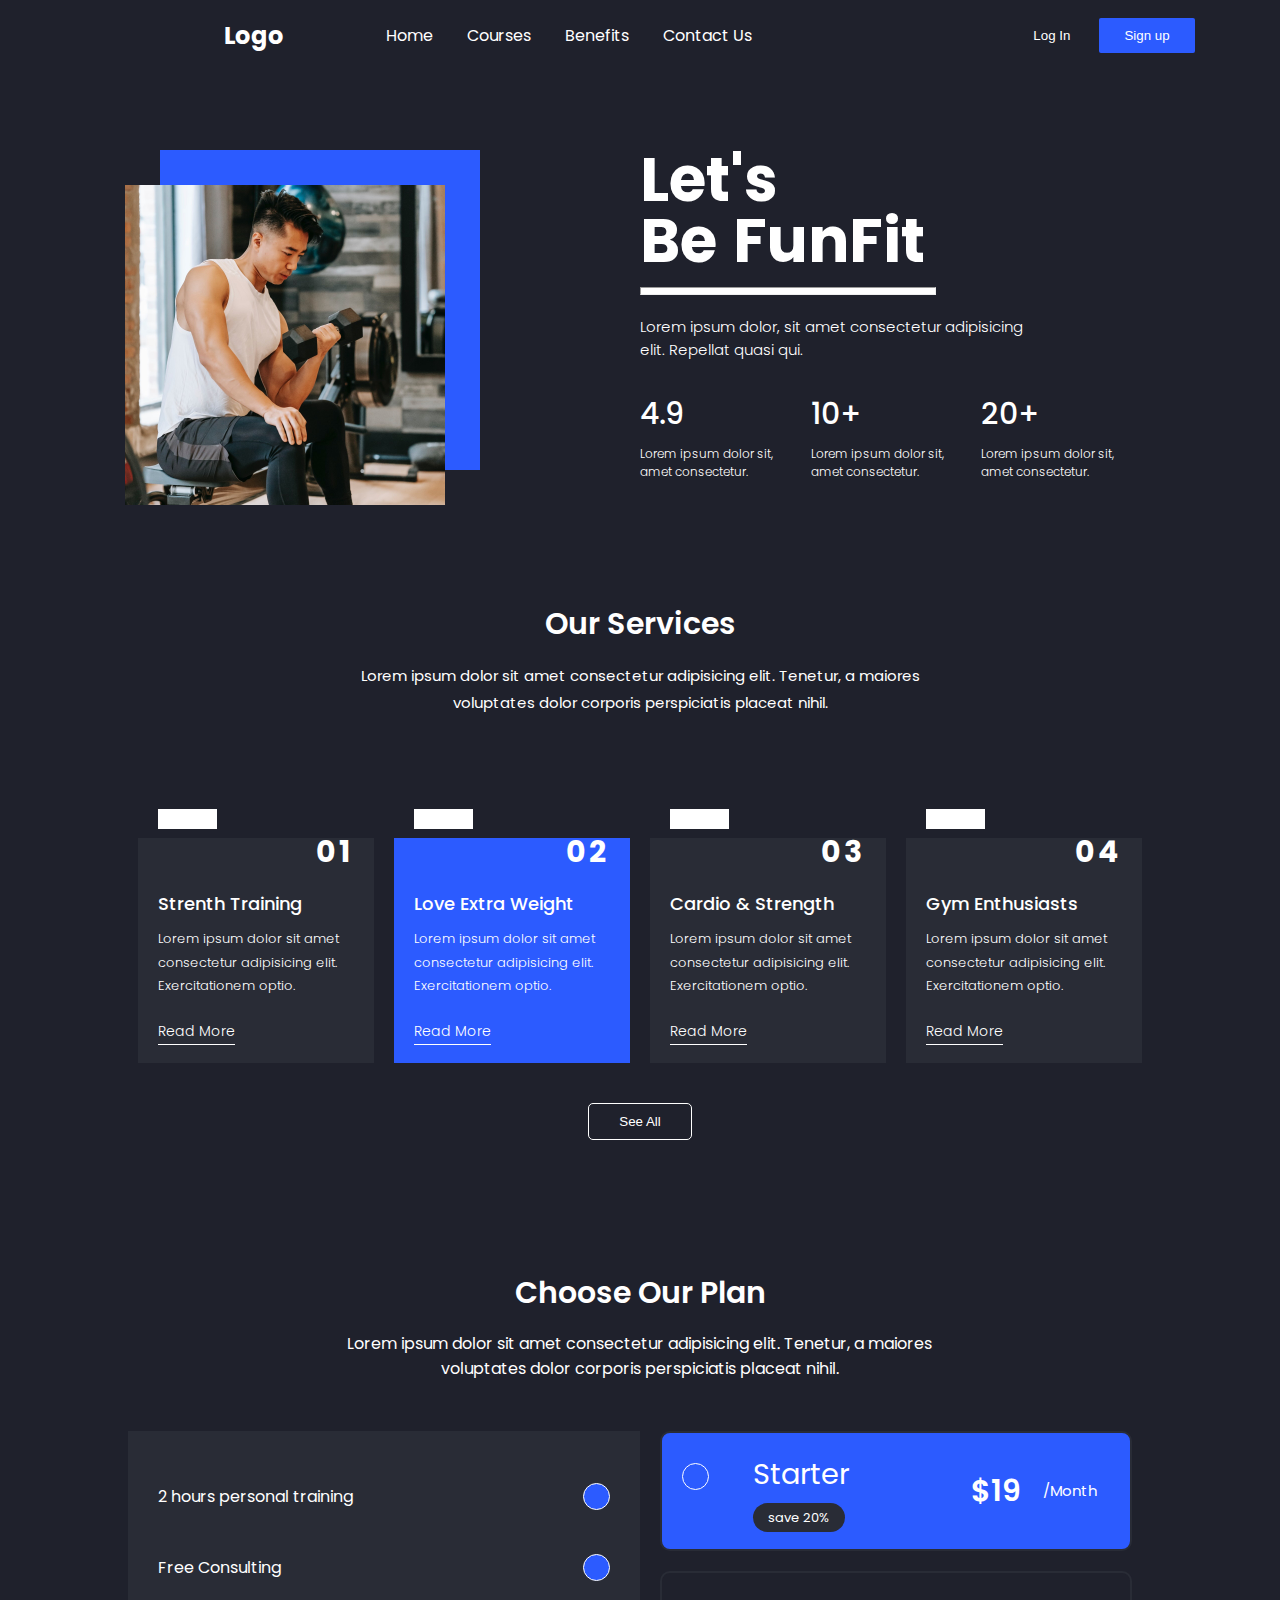
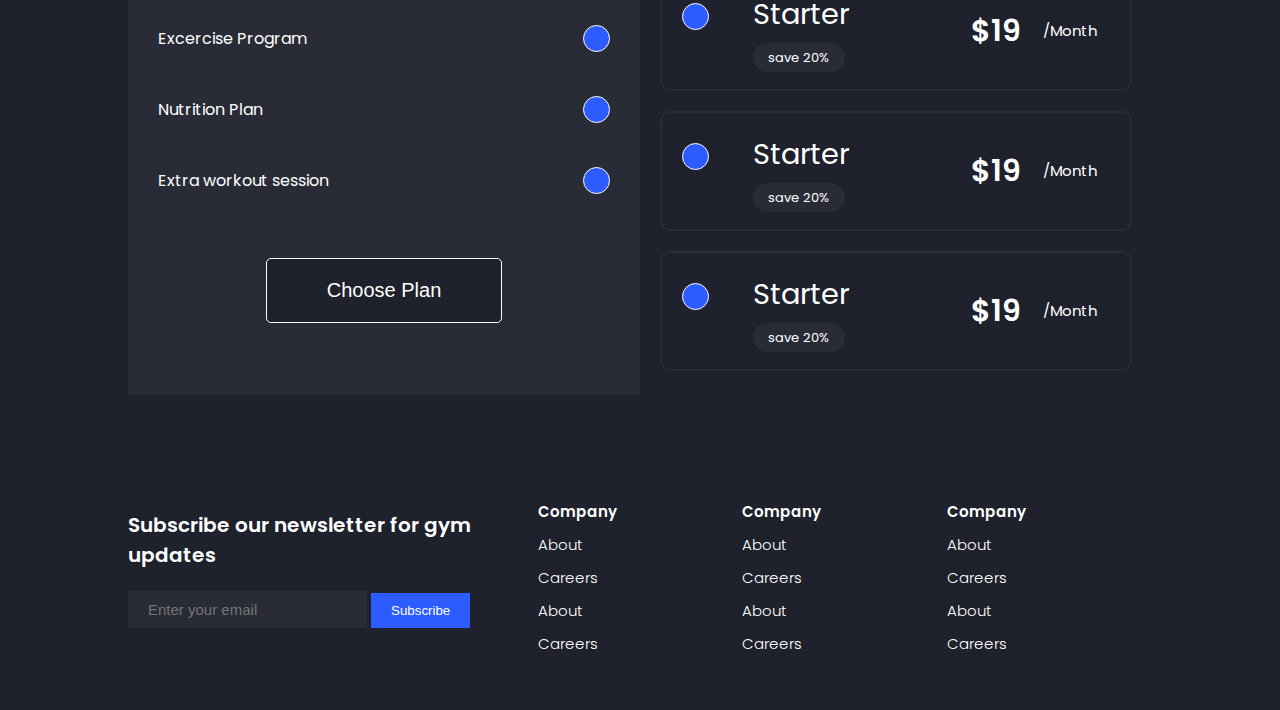
<file: index.html>
<!DOCTYPE html>
<html lang="en">
<head>
    <meta charset="UTF-8">
    <meta http-equiv="X-UA-Compatible" content="IE=edge">
    <meta name="viewport" content="width=device-width, initial-scale=1.0">
    <link rel="stylesheet" href="./css/style.css">
    <link rel="stylesheet" href="./css/utils.css">
    <link rel="stylesheet" href="https://pro.fontawesome.com/releases/v5.10.0/css/all.css" integrity="sha384-AYmEC3Yw5cVb3ZcuHtOA93w35dYTsvhLPVnYs9eStHfGJvOvKxVfELGroGkvsg+p" crossorigin="anonymous"/>

    <title>Document</title>
</head>
<body>
    <div class="nav">
        <div class="left-nav">
            <h2>Logo</h2>
            <div class="menu">
                <ul>
                    <li><a href="./index.html">Home</a></li>
                    <li><a href="./courses.html">Courses</a></li>
                    <li><a href="#">Benefits</a></li>
                    <li><a href="./contact.html">Contact Us</a></li>
                </ul>
            </div>
        </div>
        <div class="right-nav">
            <ul>
                <li><button class="btn btn-l">Log In</button></li>
                <li><button class="btn btn-s">Sign up</button></li>
            </ul>
        </div>
    </div>

    <div class="first-section font-1">
        <div class="l-f">
            <div class="bg-box">
                <img src="./img/1.jpeg" alt="" srcset="">
            </div>
        </div>
        <div class="l-r">
            <h1>Let's <br> Be FunFit</h1>
            <hr>
            <p>Lorem ipsum dolor, sit amet consectetur adipisicing elit. Repellat quasi qui.</p>
            <ul>
                <li>
                    <h3>4.9</h3>
                    <p>Lorem ipsum dolor sit, amet consectetur.</p>
                </li>
                <li>
                    <h3>10+</h3>
                    <p>Lorem ipsum dolor sit, amet consectetur.</p>
                </li>
                <li>
                    <h3>20+</h3>
                    <p>Lorem ipsum dolor sit, amet consectetur.</p>
                </li>
            </ul>
        </div>
    </div>

    <div class="second-section font-1">
        <div class="services">
            <h2>Our Services</h2>
            <p>Lorem ipsum dolor sit amet consectetur adipisicing elit. Tenetur, a maiores voluptates dolor corporis perspiciatis placeat nihil.</p>
        </div>
        <div class="four-col">
            <ul>
                <li>
                    <div class="sm-box"><i class="fas fa-fist-raised"></i></div>
                    <h2>01</h2>
                    <h4>Strenth Training</h4>
                    <p>Lorem ipsum dolor sit amet consectetur adipisicing elit. Exercitationem optio.</p>
                    <a href="#">Read More</a>
                </li>
                <li>
                    <div class="sm-box"><i class="fas fa-weight-hanging"></i></div>
                    <h2>02</h2>
                    <h4>Love Extra Weight</h4>
                    <p>Lorem ipsum dolor sit amet consectetur adipisicing elit. Exercitationem optio.</p>
                    <a href="#">Read More</a>
                </li>
                <li>
                    <div class="sm-box"><i class="fas fa-running"></i></div>
                    <h2>03</h2>
                    <h4>Cardio & Strength</h4>
                    <p>Lorem ipsum dolor sit amet consectetur adipisicing elit. Exercitationem optio.</p>
                    <a href="#">Read More</a>
                </li>
                <li>
                    <div class="sm-box"><i class="fas fa-dumbbell"></i></div>
                    <h2>04</h2>
                    <h4>Gym Enthusiasts</h4>
                    <p>Lorem ipsum dolor sit amet consectetur adipisicing elit. Exercitationem optio.</p>
                    <a href="#">Read More</a>
                </li>
            </ul>
            <div>
                <button class="btn-a">See All</button>
            </div>
        </div>
    </div>

    <div class="third-section font-1">
        <div class="plans">
            <h2>Choose Our Plan</h2>
            <p>Lorem ipsum dolor sit amet consectetur adipisicing elit. Tenetur, a maiores voluptates dolor corporis perspiciatis placeat nihil.</p>
        </div>
        <div class="two-col">
            <div class="list-one">
                <ul>
                    <li>  
                        <span class="label">2 hours personal training</span>
                        <label class="custom-checkbox" tab-index="0" aria-label="Checkbox Label">
                            <input type="checkbox" checked>
                            <span class="checkmark"></span>
                        </label>
                    </li>
                    <li>
                        <span class="label">Free Consulting</span>
                        <label class="custom-checkbox" tab-index="0" aria-label="Checkbox Label">
                            <input type="checkbox" checked>
                            <span class="checkmark"></span>
                        </label>
                    </li>
                    <li>
                        <span class="label">Excercise Program</span>
                        <label class="custom-checkbox" tab-index="0" aria-label="Checkbox Label">
                            <input type="checkbox" checked>
                            <span class="checkmark"></span>
                        </label>
                    </li>
                    <li>
                        <span class="label">Nutrition Plan</span>
                        <label class="custom-checkbox" tab-index="0" aria-label="Checkbox Label">
                            <input type="checkbox">
                            <span class="checkmark"></span>
                        </label>
                    </li>
                    <li>
                        <span class="label">Extra workout session</span>
                        <label class="custom-checkbox" tab-index="0" aria-label="Checkbox Label">
                            <input type="checkbox">
                            <span class="checkmark"></span>
                        </label>
                    </li>
                    <li>
                        <button class="btn-cho">Choose Plan</button>
                    </li>
                </ul>
            </div>
            <div class="list-two">
                <ul>
                    <li>
                        <div>
                            <label class="custom-checkbox" tab-index="0" aria-label="Checkbox Label">
                                <input type="checkbox" checked>
                                <span class="checkmark"></span>
                            </label>
                        </div>
                        <div>
                            <h2>Starter</h2>
                            <span class="save">save 20%</span>
                        </div>
                        <div class="dollar">
                            <h1>$19</h1>
                            <p>/Month</p>
                        </div>
                    </li>
                    <li>
                        <div>
                            <label class="custom-checkbox" tab-index="0" aria-label="Checkbox Label">
                                <input type="checkbox" >
                                <span class="checkmark"></span>
                            </label>
                        </div>
                        <div>
                            <h2>Starter</h2>
                            <span class="save">save 20%</span>
                        </div>
                        <div class="dollar">
                            <h1>$19</h1>
                            <p>/Month</p>
                        </div>
                    </li>
                    <li>
                        <div>
                            <label class="custom-checkbox" tab-index="0" aria-label="Checkbox Label">
                                <input type="checkbox" >
                                <span class="checkmark"></span>
                            </label>
                        </div>
                        <div>
                            <h2>Starter</h2>
                            <span class="save">save 20%</span>
                        </div>
                        <div class="dollar">
                            <h1>$19</h1>
                            <p>/Month</p>
                        </div>
                    </li>
                    <li>
                        <div>
                            <label class="custom-checkbox" tab-index="0" aria-label="Checkbox Label">
                                <input type="checkbox" >
                                <span class="checkmark"></span>
                            </label>
                        </div>
                        <div>
                            <h2>Starter</h2>
                            <span class="save">save 20%</span>
                        </div>
                        <div class="dollar">
                            <h1>$19</h1>
                            <p>/Month</p>
                        </div>
                    </li>
                </ul>
            </div>
        </div>
    </div>

    <div class="footer font-1">
        <div class="news">
            <label for="">Subscribe our newsletter for gym updates</label>
            <div>
                <input type="email" name="" id="" placeholder="Enter your email">
                <button>Subscribe</button>
            </div>
        </div>
        <div>
            <ul>
                <li>Company</li>
                <li>About</li>
                <li>Careers</li>
                <li>About</li>
                <li>Careers</li>
            </ul>
        </div>
        <div>
            <ul>
                <li>Company</li>
                <li>About</li>
                <li>Careers</li>
                <li>About</li>
                <li>Careers</li>
            </ul>
        </div>
        <div>
            <ul>
                <li>Company</li>
                <li>About</li>
                <li>Careers</li>
                <li>About</li>
                <li>Careers</li>
            </ul>
        </div>
    </div>
</body>
</html>
</file>
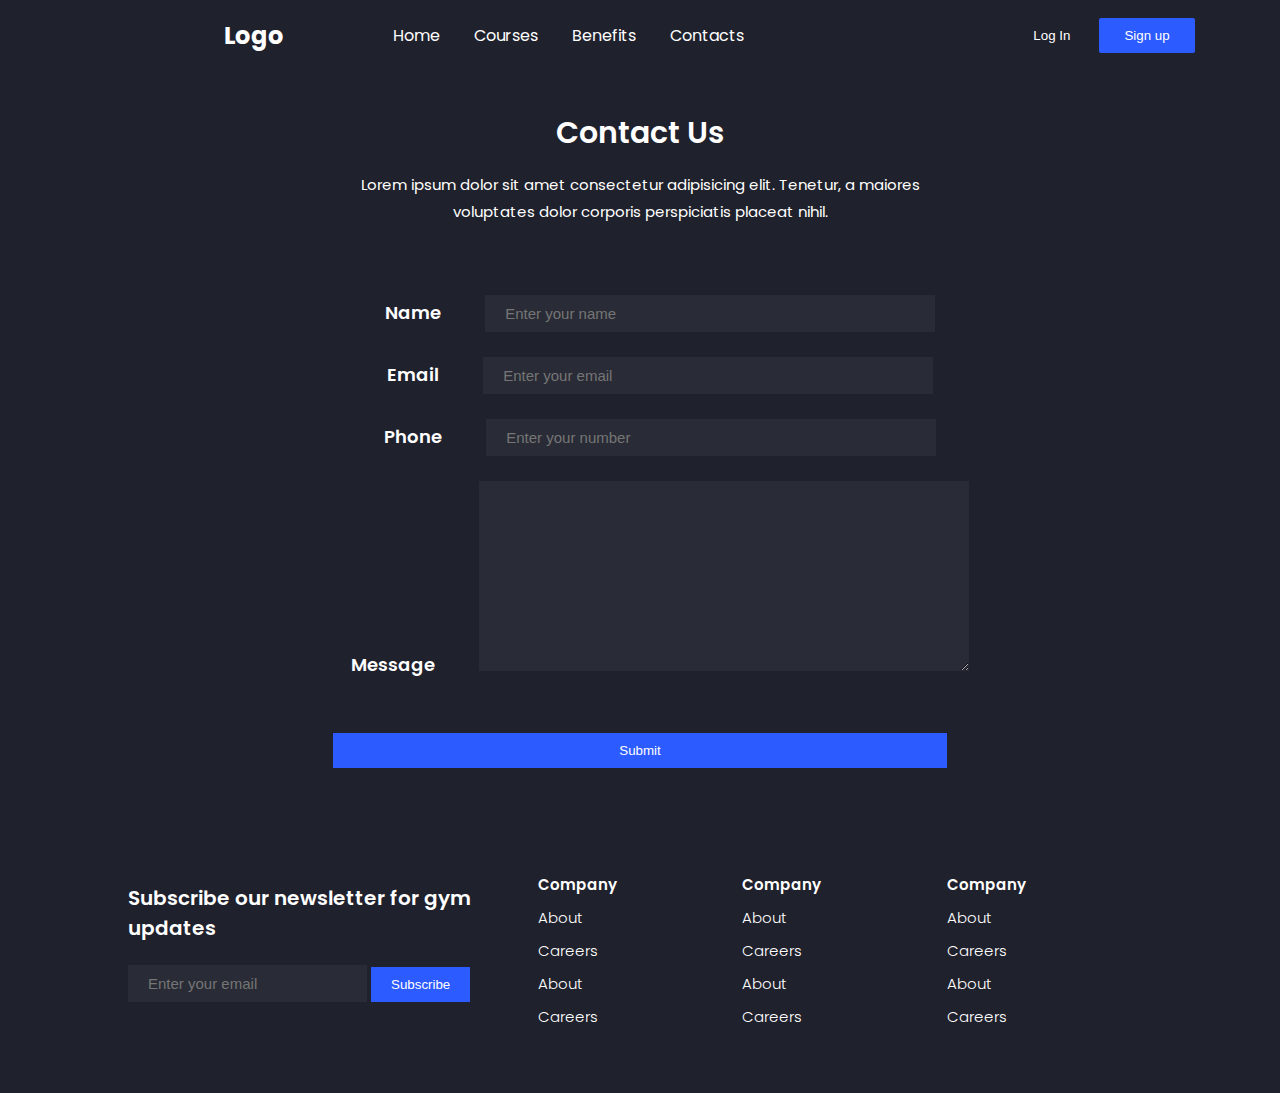
<file: contact.html>
<!DOCTYPE html>
<html lang="en">
<head>
    <meta charset="UTF-8">
    <meta http-equiv="X-UA-Compatible" content="IE=edge">
    <meta name="viewport" content="width=device-width, initial-scale=1.0">
    <link rel="stylesheet" href="./css/style.css">
    <link rel="stylesheet" href="./css/utils.css">
    <link rel="stylesheet" href="https://pro.fontawesome.com/releases/v5.10.0/css/all.css" integrity="sha384-AYmEC3Yw5cVb3ZcuHtOA93w35dYTsvhLPVnYs9eStHfGJvOvKxVfELGroGkvsg+p" crossorigin="anonymous"/>

    <title>Document</title>
</head>
<body>
    <div class="nav">
        <div class="left-nav">
            <h2>Logo</h2>
            <div class="menu">
                <ul>
                    <li><a href="./index.html">Home</a></li>
                    <li><a href="./courses.html">Courses</a></li>
                    <li><a href="#">Benefits</a></li>
                    <li><a href="./contact.html">Contacts</a></li>
                </ul>
            </div>
        </div>
        <div class="right-nav">
            <ul>
                <li><button class="btn btn-l">Log In</button></li>
                <li><button class="btn btn-s">Sign up</button></li>
            </ul>
        </div>
    </div>


    <div class="second-section font-1">
        <div class="services" style="margin-bottom: 50px;">
            <h2>Contact Us</h2>
            <p>Lorem ipsum dolor sit amet consectetur adipisicing elit. Tenetur, a maiores voluptates dolor corporis perspiciatis placeat nihil.</p>
        </div>
        <div class="form">
            <div>
                <label for="">Name</label>
                <input type="email" name="" id="" placeholder="Enter your name">
            </div>
            <div>
                <label for="">Email</label>
                <input type="email" name="" id="" placeholder="Enter your email">
            </div>
            <div>
                <label for="">Phone</label>
                <input type="email" name="" id="" placeholder="Enter your number">
            </div>
            <div>
                <label for="">Message</label>
                <textarea name="" id="" cols="30" rows="10"></textarea>
            </div>
            <button>Submit</button>
        </div>
        
    </div>


    <div class="footer font-1">
        <div class="news">
            <label for="">Subscribe our newsletter for gym updates</label>
            <div>
                <input type="email" name="" id="" placeholder="Enter your email">
                <button>Subscribe</button>
            </div>
        </div>
        <div>
            <ul>
                <li>Company</li>
                <li>About</li>
                <li>Careers</li>
                <li>About</li>
                <li>Careers</li>
            </ul>
        </div>
        <div>
            <ul>
                <li>Company</li>
                <li>About</li>
                <li>Careers</li>
                <li>About</li>
                <li>Careers</li>
            </ul>
        </div>
        <div>
            <ul>
                <li>Company</li>
                <li>About</li>
                <li>Careers</li>
                <li>About</li>
                <li>Careers</li>
            </ul>
        </div>
    </div>
</body>
</html>
</file>
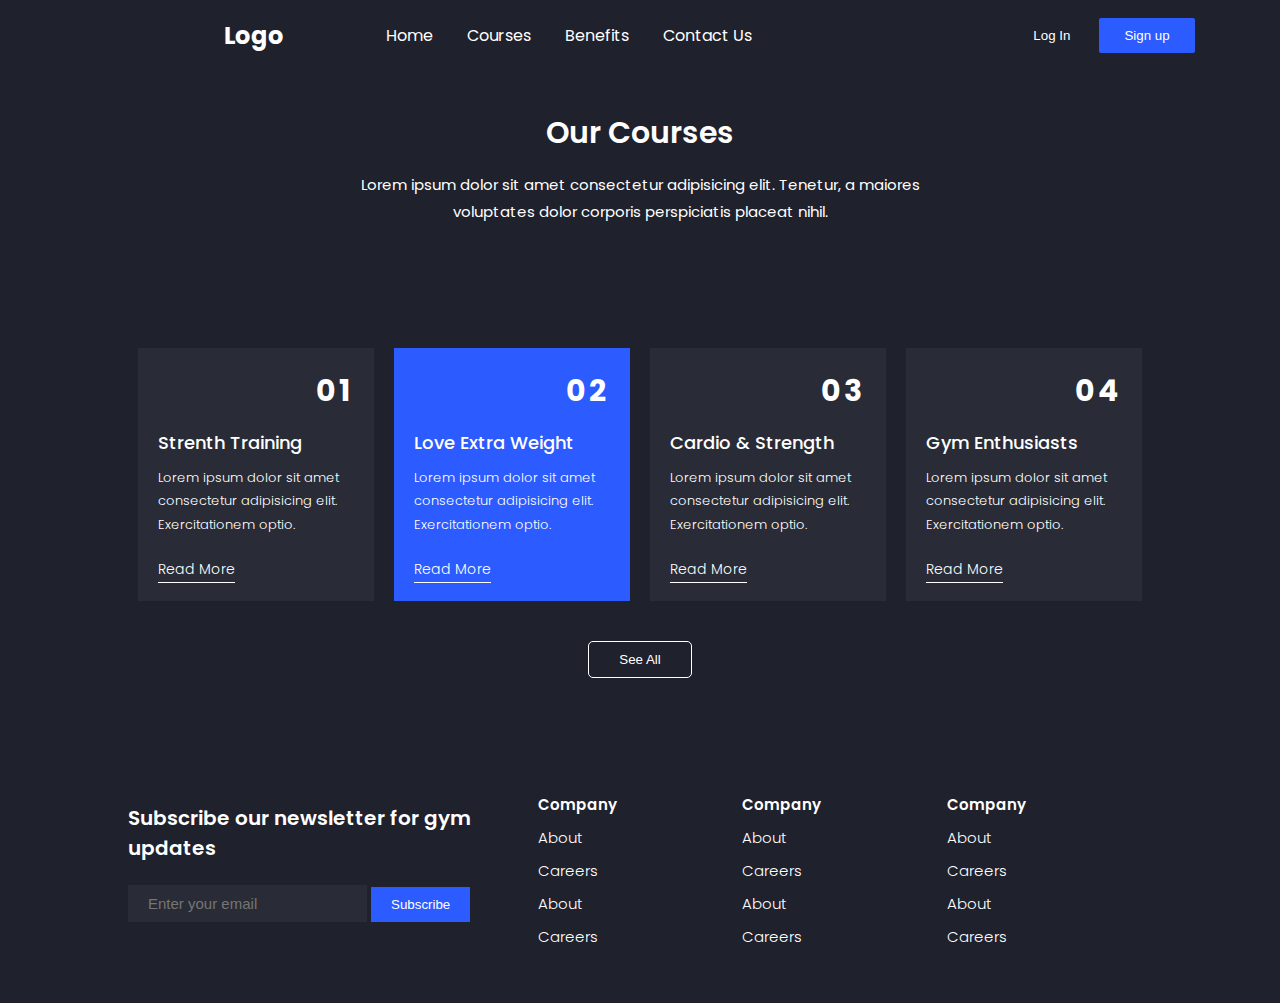
<file: courses.html>
<!DOCTYPE html>
<html lang="en">
<head>
    <meta charset="UTF-8">
    <meta http-equiv="X-UA-Compatible" content="IE=edge">
    <meta name="viewport" content="width=device-width, initial-scale=1.0">
    <link rel="stylesheet" href="./css/style.css">
    <link rel="stylesheet" href="./css/utils.css">
    <link rel="stylesheet" href="https://pro.fontawesome.com/releases/v5.10.0/css/all.css" integrity="sha384-AYmEC3Yw5cVb3ZcuHtOA93w35dYTsvhLPVnYs9eStHfGJvOvKxVfELGroGkvsg+p" crossorigin="anonymous"/>

    <title>Document</title>
</head>
<body>
    <div class="nav">
        <div class="left-nav">
            <h2>Logo</h2>
            <div class="menu">
                <ul>
                    <li><a href="./index.html">Home</a></li>
                    <li><a href="./courses.html">Courses</a></li>
                    <li><a href="#">Benefits</a></li>
                    <li><a href="./contact.html">Contact Us</a></li>
                </ul>
            </div>
        </div>
        <div class="right-nav">
            <ul>
                <li><button class="btn btn-l">Log In</button></li>
                <li><button class="btn btn-s">Sign up</button></li>
            </ul>
        </div>
    </div>

    <div class="second-section font-1">
        <div class="services">
            <h2>Our Courses</h2>
            <p>Lorem ipsum dolor sit amet consectetur adipisicing elit. Tenetur, a maiores voluptates dolor corporis perspiciatis placeat nihil.</p>
        </div>
        <div class="four-col">
            <ul>
                <li>
                    <h2>01</h2>
                    <h4>Strenth Training</h4>
                    <p>Lorem ipsum dolor sit amet consectetur adipisicing elit. Exercitationem optio.</p>
                    <a href="#">Read More</a>
                </li>
                <li>
                    <h2>02</h2>
                    <h4>Love Extra Weight</h4>
                    <p>Lorem ipsum dolor sit amet consectetur adipisicing elit. Exercitationem optio.</p>
                    <a href="#">Read More</a>
                </li>
                <li>
                    <h2>03</h2>
                    <h4>Cardio & Strength</h4>
                    <p>Lorem ipsum dolor sit amet consectetur adipisicing elit. Exercitationem optio.</p>
                    <a href="#">Read More</a>
                </li>
                <li>
                    <h2>04</h2>
                    <h4>Gym Enthusiasts</h4>
                    <p>Lorem ipsum dolor sit amet consectetur adipisicing elit. Exercitationem optio.</p>
                    <a href="#">Read More</a>
                </li>
            </ul>
            <div>
                <button class="btn-a">See All</button>
            </div>
        </div>
    </div>


    <div class="footer font-1">
        <div class="news">
            <label for="">Subscribe our newsletter for gym updates</label>
            <div>
                <input type="email" name="" id="" placeholder="Enter your email">
                <button>Subscribe</button>
            </div>
        </div>
        <div>
            <ul>
                <li>Company</li>
                <li>About</li>
                <li>Careers</li>
                <li>About</li>
                <li>Careers</li>
            </ul>
        </div>
        <div>
            <ul>
                <li>Company</li>
                <li>About</li>
                <li>Careers</li>
                <li>About</li>
                <li>Careers</li>
            </ul>
        </div>
        <div>
            <ul>
                <li>Company</li>
                <li>About</li>
                <li>Careers</li>
                <li>About</li>
                <li>Careers</li>
            </ul>
        </div>
    </div>
</body>
</html>
</file>
<file: css/style.css>
@import url('https://fonts.googleapis.com/css2?family=Poppins:wght@300;400;500;600;800;900&family=Roboto:wght@300;500&display=swap');
:root{
    --main-color: #2C5BFF;
    --bg: #1F212C;
    --box: #292C36;
    --font-1: 'Poppins', sans-serif;
    --font-2: 'Roboto', sans-serif;
}
*{
    margin: 0;
    padding: 0;
    color: white;
}
body{
    background-color: var(--bg);
}
.nav{
    width: 100%;
    height: 70px;
    background: var(--bg);
    color: white;
    font-family: var(--font-1);
    display: grid;
    grid-template-columns: 2fr 1fr;
}
.left-nav{
    display: grid;
    grid-template-columns: 1fr 2fr;
    text-align: end;
    align-content: center;
}
.menu ul li{
    list-style: none;
    display: inline;
    padding: 0 15px;
}
.menu ul li a{
    text-decoration: none;
    color: white;
    font-size: 16px;
    transition: all 0.3s ease-in-out;
}
.menu ul li a:hover{
    color: var(--main-color);
    border-bottom: 2px solid var(--main-color);
    padding: 0 0 3px 0;
}
.menu{
    display: grid;
    text-align: center;
    align-content: center;
    justify-content: center;
}
.right-nav{
    display: grid;
    width: 80%;
    text-align: end;
    align-content: center;
    font-size: 16px;
}
.right-nav ul li{
    list-style: none;
    display: inline;
}
.right-nav ul li .btn{
    padding: 10px 25px;
    cursor: pointer;
}
.btn.btn-l{
    background: var(--bg);
    border: var(--bg);
    color: white;
}
.btn.btn-s{
    background: var(--main-color);
    border-width: 0px;
    border-radius: 2px;
    border-color: var(--main-color);
    color: white;
}

/* first section */
.first-section{
    padding: 80px 0;
    height: auto;
    background: var(--bg);
    display: grid;
    grid-template-columns: 1fr 1fr;
}
.bg-box{
    margin: 0px auto;
    width: 25vw;
    height: 25vw;
    background: white;
    display: grid;
    justify-content: end;
    align-content: flex-end;
    text-align: end;
    background: var(--main-color);
}
.l-f img{
    margin: -35px;
    width: 100%;
}
.l-r hr{
    width: 23vw;
    height: 6px;
    background-color: white;
    margin-top:15px ;
}
.l-r h1{
    font-weight: 700;
    font-size: 3.8em;
    line-height: 3.8rem;
    word-spacing: 3px;
}
.l-r p{
    width: 60%;
    padding: 20px 0 10px 0;
    font-weight: 300;
    font-size: 15px;
}
.l-r ul{
    margin-top: 20px;
    width: 80%;
    display: grid;
    grid-template-columns: 1fr 1fr 1fr;
}
.l-r li{
    list-style: none;
    width: 100%;
}
.l-r h3{
    font-weight: 500;
    font-size: 30px;
}
.l-r li p{
    padding: 8px 0 0px 0;
    width: 90%;
    font-weight: 300;
    font-size: 12px;
}
/* second section */
.second-section{
    width: 80%;
    margin: 0 auto;
    padding: 20px;
    background-color: var(--bg);
}
.services{
    text-align: center;
    padding: 20px 0;
}
.services h2{
    font-weight: 600;
    font-size: 30px;
    padding-bottom: 15px;
}
.services p{
    line-height: 1.7rem;
    width: 55%;
    font-size: 15px;
    margin: 0 auto;
}
.four-col ul{
    display: grid;
    grid-template-columns: 1fr 1fr 1fr 1fr;
    margin-top: 10%;
}
.four-col li{
    background: var(--box);
    padding: 20px;
    list-style: none;
    margin: 0 10px;
} 
.four-col li:nth-child(2){
    background: var(--main-color);
}
.four-col h2{
    font-size: 30px;
    text-align: end;
    letter-spacing: 4px;
    padding: 0 0 15px 0;
}
.four-col h4{
    font-size: 18px;
    font-weight: 500;
}
.four-col p{
    font-size: 13px;
    font-weight: 300;
    padding: 10px 0 20px 0;
    line-height: 1.8em;
}
.four-col a{
    font-size: 14px;
    font-weight: 300;
    text-decoration: none;
    border-bottom: 1px solid white;
    padding-bottom: 3px;
}
.four-col .sm-box{
    padding: 10px 15px;
    background: white;
    width: 15%;
    margin-top: -25%;
}
.four-col .sm-box .fas{
    color: var(--main-color);
    font-size: 30px;
}
.btn-a{
    border: 1px solid white;
    background: var(--bg);
    padding: 10px 30px;
    border-radius: 5px;
    margin: 40px auto;
    display: flex;
    cursor: pointer;
}
.btn-a:hover{
    background: white;
    color: var(--bg);
}

/* third section */
.third-section{
    width: 80%;
    margin: 70px auto 100px auto;
}
/* dual btn */
.list-one{
    background-color: var(--box);
    padding: 30px;
}
.two-col{
    display: grid;
    grid-template-columns: 1fr 1fr;
    margin: 50px 0;
}
.list-one li{
    list-style: none;
    display: grid;
    grid-template-columns: 1fr 1fr;
    padding: 12px 0;
}
.list-one li label{
    display: grid;
    justify-content: end;
}
/* checkbox */
.custom-checkbox {
    cursor: pointer;
    display: flex;
    align-items: center;
    margin: 10px 0;
  }
  .custom-checkbox .label {
    font-size: 1.2em;
    margin: 0 10px;
  }
  
  .custom-checkbox .checkmark {
    width: 25px;
    height: 25px;
    border: 1px solid white;
    display: inline-block;
    border-radius: 50px;
    background: var(--main-color) url(https://upload.wikimedia.org/wikipedia/commons/thumb/2/27/White_check.svg/1200px-White_check.svg.png) center/1250% no-repeat;
    transition: background-size 0.2s ease;
  }
  
  .custom-checkbox input:checked + .checkmark {
    background-size: 60%;
    transition: background-size 0.25s cubic-bezier(0.7, 0, 0.18, 1.24);
  }
  
  .custom-checkbox input {
    display: none;
  }
  .list-one li span{
      display: grid;
      align-content: center;
  }
  .list-two li{
      background-color: var(--bg);
      padding: 20px;
      display: grid;
      grid-template-columns: 0.4fr 1fr 1fr;
      border: 2px solid var(--box);
      margin: 0 20px 20px 20px;
      border-radius: 10px;
  }
  .list-two h2{
      font-weight: 400;
      margin-bottom: 8px;
      font-size: 1.8em;
  }
  .list-two .save{
      background-color: var(--box);
      padding: 5px 15px;
      border-radius: 15px;
      font-size: 13px;
  }
  .list-two .dollar{
      display: grid;
      grid-template-columns: 1fr 1fr;
      align-content: center;
  }
  .list-two .dollar h1{
      font-size: 30px;
      font-weight: 600;
      display: grid;
      align-content: center;
      text-align: end;
  }
  .list-two .dollar p{
      font-size: 15px;
      display: grid;
      align-content: center;
      text-align: start;
      padding-left: 10px;
  }
  .list-two li:first-child{
      background-color: var(--main-color);
  }
  .third-section .plans h2{
    font-weight: 600;
    font-size: 30px;
    padding-bottom: 15px;
    display: grid;
    justify-content: center;
  }
  .third-section p{
    width: 60%;
    margin: 0 auto;
    display: grid;
    justify-content: center;
    text-align: center;

  }
  .list-one li:last-child{
      display: flex;
      align-content: center;
      justify-content: center;
      text-align: center;
  }
  .footer{
      display: grid;
      grid-template-columns: 2fr 1fr 1fr 1fr;
      width: 80%;
      margin: 50px auto;
  }
  .footer ul li{
      list-style: none;
      padding: 5px 0;
      font-weight: 300;
      font-size: 15px;
      cursor: pointer;
  }
  .footer li:first-child{
      font-weight: 600;
  }
  .footer .news{
      display: grid;
      justify-content: center;
      text-align: start;
      padding: 15px 60px 30px 0;
  }
  .footer .news label, .form label{
      font-size: 20px;
      font-weight: 600;
      margin-bottom: 20px;
  }
  .footer .news input, .form input,.form textarea{
      background: var(--box);
      border: 0px;
      padding: 10px 20px;
      font-size: 15px;
  }
  .footer .news button,.form button{
      background-color: var(--main-color);
      padding: 10px 20px;
      border: 0;
      cursor: pointer;

  }
  .footer .news button:hover{
      background-color: #1138c7;
  }
  .form{
      width: 80%;
      margin: 0 auto;
      display: flex;
      flex-direction: column;
      text-align: center;
  }
  .form div textarea{
    width: 55%;
  }
  .form div{
      margin: 0px 0 25px 0;
  }
  .form label{
      padding: 5px 40px;
      font-size: 18px;
  }
  .form input{
      width: 50%;
  }
  .form button{
      width: 75%;
      margin: 30px auto;
  }
  .form button:hover{
      background-color: #1130a0;
  }
</file>
<file: css/utils.css>
.font-1{
    font-family: 'Poppins', sans-serif;
}
.font-2{
    font-family: 'Roboto', sans-serif;
}
.btn-cho{
    border: 1px solid white;
    background: var(--bg);
    padding: 20px 60px;
    border-radius: 5px;
    cursor: pointer;
    display: grid;
    align-content: center;
    justify-content: center;
    text-align: center;
    margin: 0 auto;
    font-size: 20px;
    margin: 30px 0;
}
.btn-cho:hover{
    background-color: var(--main-color);
}
</file>
